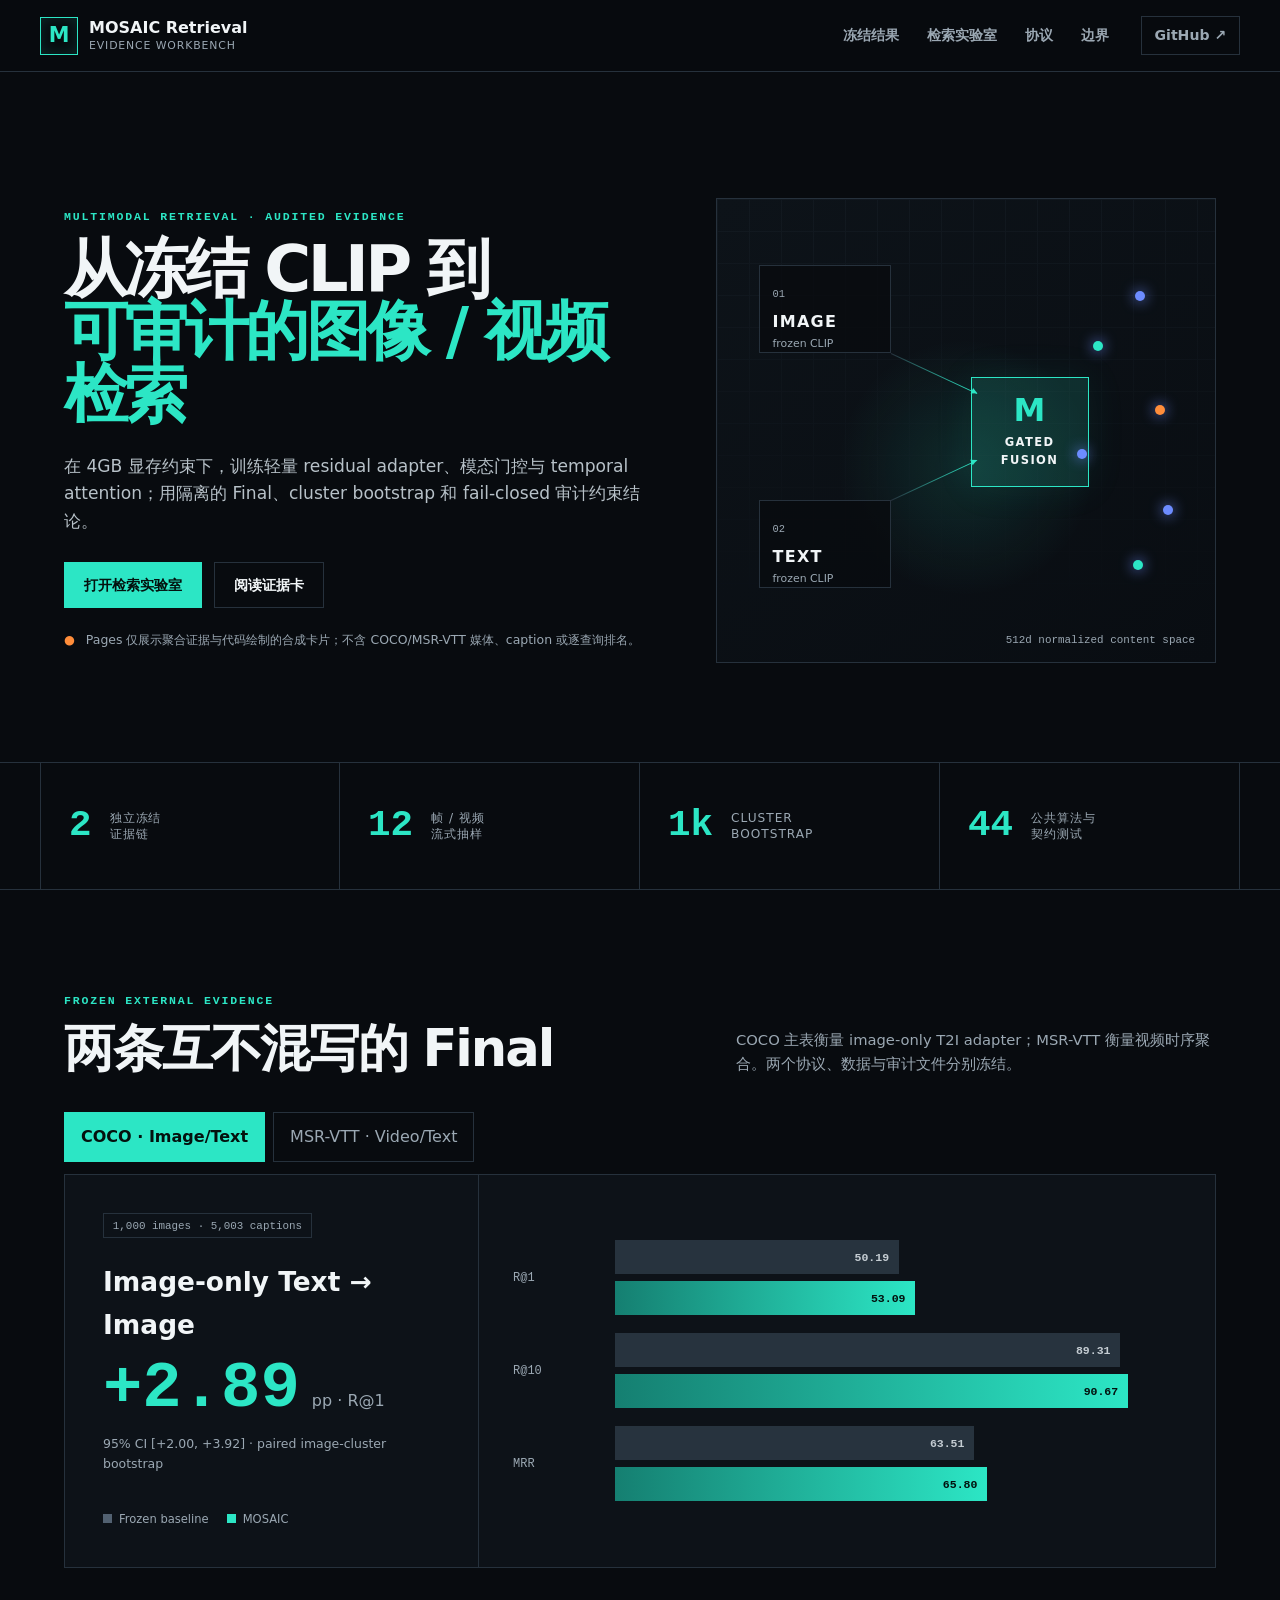
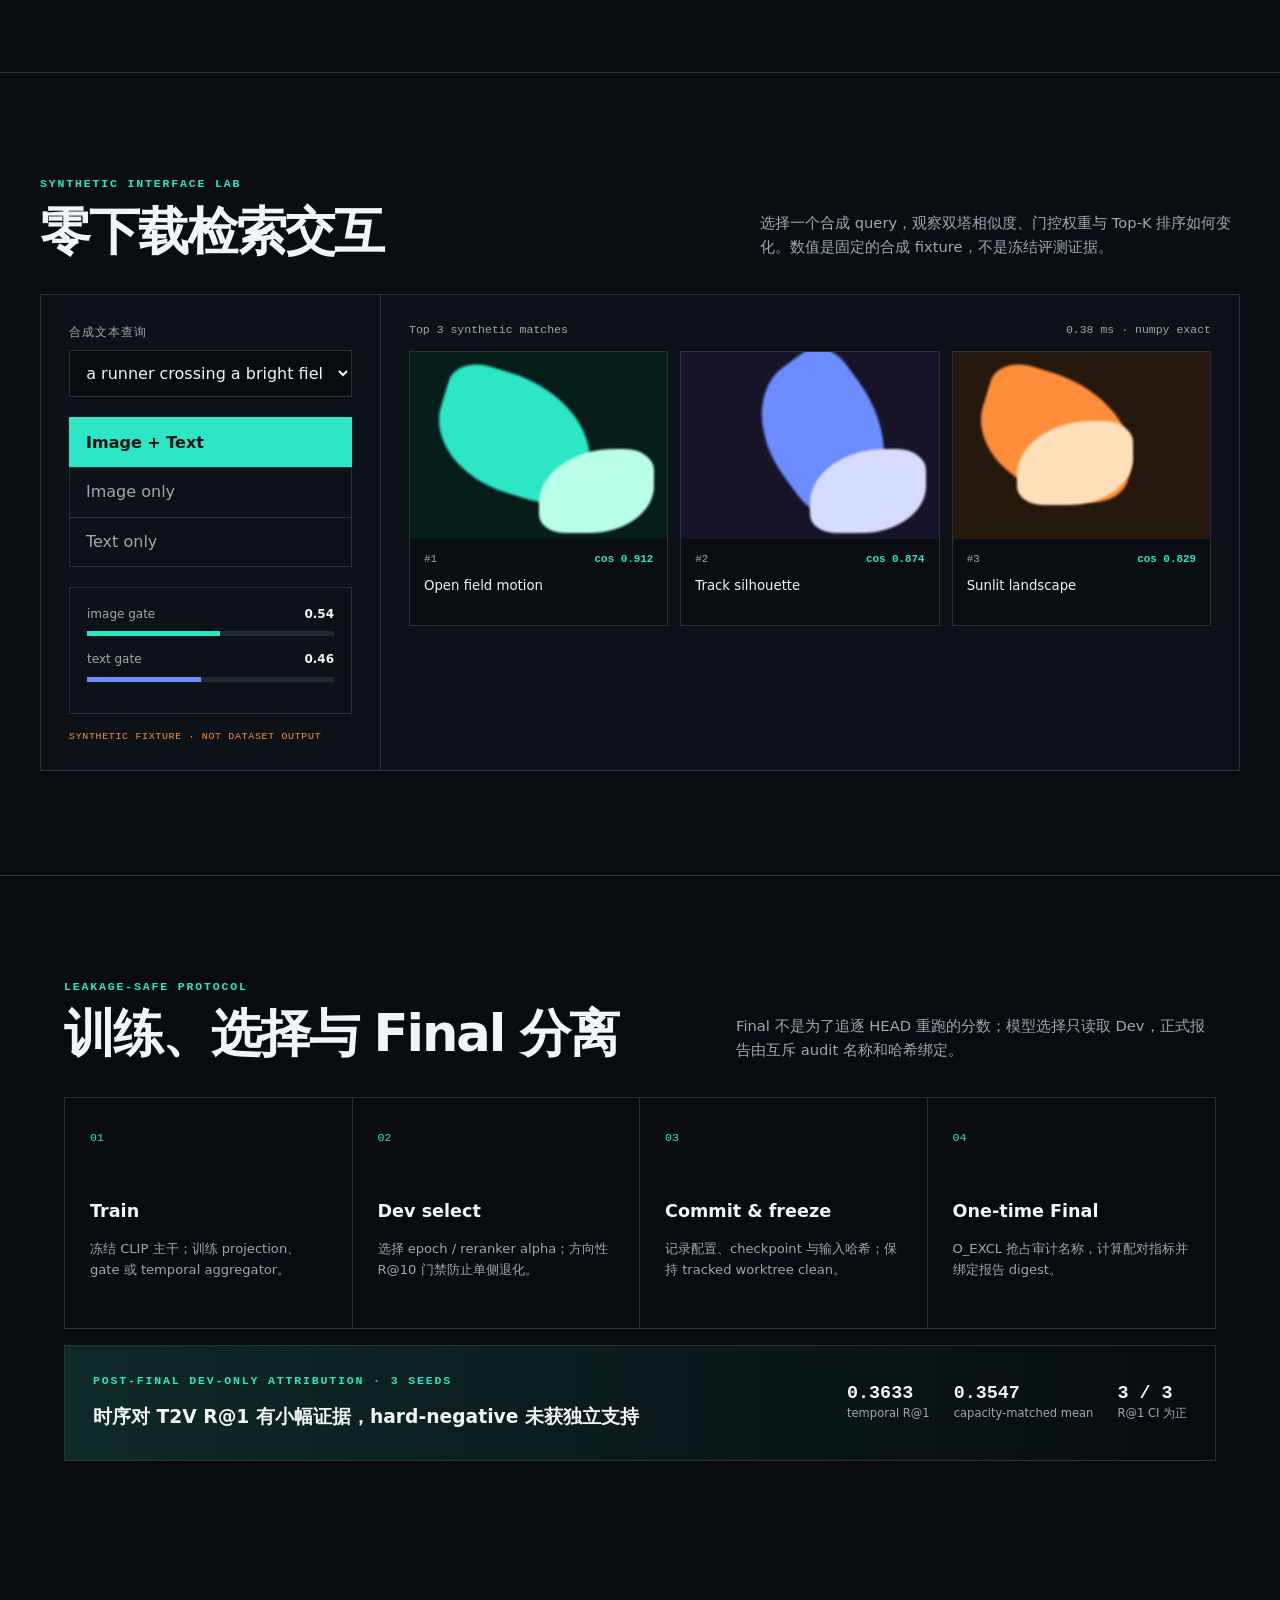
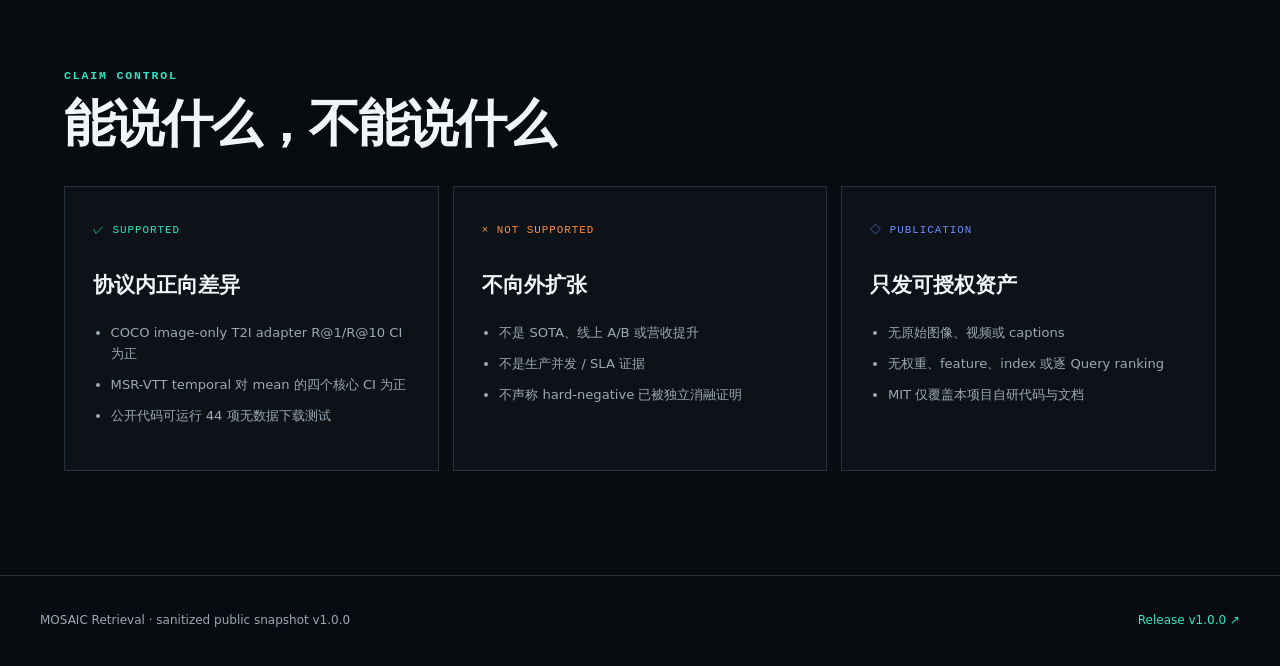
<file: docs/index.html>
<!doctype html>
<html lang="zh-CN">
<head>
  <meta charset="utf-8">
  <meta name="viewport" content="width=device-width, initial-scale=1">
  <meta name="description" content="MOSAIC-Retrieval multimodal retrieval evidence workbench">
  <title>MOSAIC Retrieval · Evidence Workbench</title>
  <link rel="stylesheet" href="styles.css">
</head>
<body>
  <a class="skip-link" href="#main">跳到主要内容</a>
  <header class="site-header" id="top">
    <a class="brand" href="#top" aria-label="MOSAIC Retrieval 首页">
      <span class="brand-mark" aria-hidden="true">M</span>
      <span><strong>MOSAIC Retrieval</strong><small>Evidence workbench</small></span>
    </a>
    <nav aria-label="主导航">
      <a href="#results">冻结结果</a>
      <a href="#lab">检索实验室</a>
      <a href="#protocol">协议</a>
      <a href="#claims">边界</a>
    </nav>
    <a class="repo-link" href="https://github.com/nikashen/MOSAIC-Retrieval">GitHub ↗</a>
  </header>

  <main id="main">
    <section class="hero">
      <div class="hero-copy">
        <p class="eyebrow">MULTIMODAL RETRIEVAL · AUDITED EVIDENCE</p>
        <h1>从冻结 CLIP 到<br><span>可审计的图像 / 视频检索</span></h1>
        <p class="hero-lead">在 4GB 显存约束下，训练轻量 residual adapter、模态门控与 temporal attention；用隔离的 Final、cluster bootstrap 和 fail-closed 审计约束结论。</p>
        <div class="hero-actions">
          <a class="button primary" href="#lab">打开检索实验室</a>
          <a class="button ghost" href="https://github.com/nikashen/MOSAIC-Retrieval/blob/main/reports/evidence_card.md">阅读证据卡</a>
        </div>
        <div class="boundary-note"><span aria-hidden="true">●</span> Pages 仅展示聚合证据与代码绘制的合成卡片；不含 COCO/MSR-VTT 媒体、caption 或逐查询排名。</div>
      </div>
      <div class="hero-visual" aria-label="多模态检索管线示意图">
        <div class="visual-grid"></div>
        <div class="tower tower-image"><span>01</span><strong>IMAGE</strong><small>frozen CLIP</small></div>
        <div class="tower tower-text"><span>02</span><strong>TEXT</strong><small>frozen CLIP</small></div>
        <div class="flow flow-a"></div><div class="flow flow-b"></div>
        <div class="fusion"><span>M</span><strong>GATED<br>FUSION</strong></div>
        <div class="vector-cloud" aria-hidden="true"><i></i><i></i><i></i><i></i><i></i><i></i></div>
        <div class="visual-caption">512d normalized content space</div>
      </div>
    </section>

    <section class="stat-rail" aria-label="项目摘要">
      <div><strong>2</strong><span>独立冻结<br>证据链</span></div>
      <div><strong>12</strong><span>帧 / 视频<br>流式抽样</span></div>
      <div><strong>1k</strong><span>cluster<br>bootstrap</span></div>
      <div><strong>44</strong><span>公共算法与<br>契约测试</span></div>
    </section>

    <section id="results" class="section results-section">
      <div class="section-heading">
        <div><p class="eyebrow">FROZEN EXTERNAL EVIDENCE</p><h2>两条互不混写的 Final</h2></div>
        <p>COCO 主表衡量 image-only T2I adapter；MSR-VTT 衡量视频时序聚合。两个协议、数据与审计文件分别冻结。</p>
      </div>
      <div class="track-tabs" role="tablist" aria-label="证据轨道">
        <button class="track-tab is-active" role="tab" aria-selected="true" data-track="coco">COCO · Image/Text</button>
        <button class="track-tab" role="tab" aria-selected="false" data-track="video">MSR-VTT · Video/Text</button>
      </div>
      <div class="metric-workspace">
        <div class="metric-summary">
          <span id="metric-scope" class="scope-pill">1,000 images · 5,003 captions</span>
          <h3 id="metric-title">Image-only Text → Image</h3>
          <div class="headline-delta"><strong id="metric-delta">+2.89</strong><span>pp · R@1</span></div>
          <p id="metric-ci">95% CI [+2.00, +3.92] · paired image-cluster bootstrap</p>
          <div class="legend"><span><i class="baseline"></i>Frozen baseline</span><span><i class="trained"></i>MOSAIC</span></div>
        </div>
        <div class="chart" id="metric-chart" aria-label="基线与 MOSAIC 指标比较"></div>
      </div>
    </section>

    <section id="lab" class="section lab-section">
      <div class="section-heading">
        <div><p class="eyebrow">SYNTHETIC INTERFACE LAB</p><h2>零下载检索交互</h2></div>
        <p>选择一个合成 query，观察双塔相似度、门控权重与 Top-K 排序如何变化。数值是固定的合成 fixture，不是冻结评测证据。</p>
      </div>
      <div class="lab-grid">
        <aside class="query-panel">
          <label for="query">合成文本查询</label>
          <select id="query">
            <option value="runner">a runner crossing a bright field</option>
            <option value="city">night traffic through a neon city</option>
            <option value="ocean">a small boat on calm water</option>
          </select>
          <div class="mode-switch" role="group" aria-label="输入模态">
            <button class="mode is-active" data-mode="full">Image + Text</button>
            <button class="mode" data-mode="image">Image only</button>
            <button class="mode" data-mode="text">Text only</button>
          </div>
          <div class="gate-card">
            <div><span>image gate</span><strong id="image-gate">0.54</strong></div>
            <div class="gate-track"><i id="image-gate-bar"></i></div>
            <div><span>text gate</span><strong id="text-gate">0.46</strong></div>
            <div class="gate-track text"><i id="text-gate-bar"></i></div>
          </div>
          <p class="fixture-label">SYNTHETIC FIXTURE · NOT DATASET OUTPUT</p>
        </aside>
        <div class="result-panel">
          <div class="result-head"><span>Top 3 synthetic matches</span><span id="latency">0.38 ms · numpy exact</span></div>
          <div id="synthetic-results" class="synthetic-results" aria-live="polite"></div>
        </div>
      </div>
    </section>

    <section id="protocol" class="section protocol-section">
      <div class="section-heading">
        <div><p class="eyebrow">LEAKAGE-SAFE PROTOCOL</p><h2>训练、选择与 Final 分离</h2></div>
        <p>Final 不是为了追逐 HEAD 重跑的分数；模型选择只读取 Dev，正式报告由互斥 audit 名称和哈希绑定。</p>
      </div>
      <ol class="protocol-flow">
        <li><span>01</span><strong>Train</strong><p>冻结 CLIP 主干；训练 projection、gate 或 temporal aggregator。</p></li>
        <li><span>02</span><strong>Dev select</strong><p>选择 epoch / reranker alpha；方向性 R@10 门禁防止单侧退化。</p></li>
        <li><span>03</span><strong>Commit & freeze</strong><p>记录配置、checkpoint 与输入哈希；保持 tracked worktree clean。</p></li>
        <li><span>04</span><strong>One-time Final</strong><p>O_EXCL 抢占审计名称，计算配对指标并绑定报告 digest。</p></li>
      </ol>
      <div class="attribution-card">
        <div><p class="eyebrow">POST-FINAL DEV-ONLY ATTRIBUTION · 3 SEEDS</p><h3>时序对 T2V R@1 有小幅证据，hard-negative 未获独立支持</h3></div>
        <div class="attribution-values"><span><strong>0.3633</strong> temporal R@1</span><span><strong>0.3547</strong> capacity-matched mean</span><span><strong>3 / 3</strong> R@1 CI 为正</span></div>
      </div>
    </section>

    <section id="claims" class="section claims-section">
      <div class="section-heading">
        <div><p class="eyebrow">CLAIM CONTROL</p><h2>能说什么，不能说什么</h2></div>
      </div>
      <div class="claim-grid">
        <article class="claim allowed"><span>✓ SUPPORTED</span><h3>协议内正向差异</h3><ul><li>COCO image-only T2I adapter R@1/R@10 CI 为正</li><li>MSR-VTT temporal 对 mean 的四个核心 CI 为正</li><li>公开代码可运行 44 项无数据下载测试</li></ul></article>
        <article class="claim blocked"><span>× NOT SUPPORTED</span><h3>不向外扩张</h3><ul><li>不是 SOTA、线上 A/B 或营收提升</li><li>不是生产并发 / SLA 证据</li><li>不声称 hard-negative 已被独立消融证明</li></ul></article>
        <article class="claim boundary"><span>◇ PUBLICATION</span><h3>只发可授权资产</h3><ul><li>无原始图像、视频或 captions</li><li>无权重、feature、index 或逐 Query ranking</li><li>MIT 仅覆盖本项目自研代码与文档</li></ul></article>
      </div>
    </section>
  </main>

  <footer><span>MOSAIC Retrieval · sanitized public snapshot v1.0.0</span><a href="https://github.com/nikashen/MOSAIC-Retrieval/releases/tag/v1.0.0">Release v1.0.0 ↗</a></footer>
  <script src="app.js"></script>
</body>
</html>
</file>
<file: docs/styles.css>
:root {
  color-scheme: dark;
  --bg: #080b0f;
  --panel: #0d1218;
  --panel-2: #111820;
  --line: #26313c;
  --text: #f1f5f7;
  --muted: #9ba8b3;
  --cyan: #2ce6c5;
  --cyan-soft: rgba(44, 230, 197, .14);
  --orange: #ff8d3a;
  --blue: #6d8cff;
  --max: 1200px;
}

* { box-sizing: border-box; }
html { scroll-behavior: smooth; background: var(--bg); }
body { margin: 0; color: var(--text); background: var(--bg); font-family: Inter, ui-sans-serif, system-ui, -apple-system, "Segoe UI", sans-serif; line-height: 1.6; }
a { color: inherit; }
button, select { font: inherit; }
.skip-link { position: fixed; left: 1rem; top: -4rem; z-index: 100; padding: .65rem 1rem; background: var(--cyan); color: #06100e; font-weight: 800; border-radius: .4rem; }
.skip-link:focus { top: 1rem; }
:focus-visible { outline: 3px solid var(--cyan); outline-offset: 3px; }

.site-header { min-height: 72px; padding: 0 max(24px, calc((100vw - var(--max)) / 2)); border-bottom: 1px solid var(--line); display: flex; align-items: center; gap: 32px; position: sticky; top: 0; z-index: 20; background: rgba(8, 11, 15, .9); backdrop-filter: blur(18px); }
.brand { display: flex; align-items: center; gap: 11px; text-decoration: none; margin-right: auto; }
.brand-mark { width: 38px; height: 38px; display: grid; place-items: center; border: 1px solid var(--cyan); color: var(--cyan); font-weight: 900; font-size: 1.3rem; box-shadow: inset 0 0 16px var(--cyan-soft); }
.brand strong, .brand small { display: block; line-height: 1.15; }
.brand small { color: var(--muted); font-size: .68rem; letter-spacing: .08em; text-transform: uppercase; margin-top: 3px; }
nav { display: flex; gap: 28px; }
nav a, .repo-link { color: var(--muted); text-decoration: none; font-size: .88rem; font-weight: 650; }
nav a:hover, .repo-link:hover { color: var(--cyan); }
.repo-link { border: 1px solid var(--line); padding: .48rem .8rem; }

main { overflow: clip; }
.hero { max-width: var(--max); margin: 0 auto; padding: 108px 24px 82px; min-height: 690px; display: grid; grid-template-columns: 1.08fr .92fr; align-items: center; gap: 64px; }
.eyebrow { margin: 0 0 14px; color: var(--cyan); font: 750 .72rem/1.2 ui-monospace, SFMono-Regular, Consolas, monospace; letter-spacing: .16em; }
h1 { margin: 0; font-size: clamp(2.8rem, 5vw, 5.3rem); line-height: .98; letter-spacing: -.055em; max-width: 750px; }
h1 span { color: var(--cyan); }
.hero-lead { max-width: 670px; font-size: 1.07rem; color: #b7c1c8; margin: 27px 0; }
.hero-actions { display: flex; flex-wrap: wrap; gap: 12px; }
.button { display: inline-flex; min-height: 46px; padding: 0 19px; align-items: center; justify-content: center; text-decoration: none; font-weight: 750; font-size: .9rem; border: 1px solid var(--line); }
.button.primary { color: #03110e; background: var(--cyan); border-color: var(--cyan); }
.button.ghost:hover { border-color: var(--cyan); color: var(--cyan); }
.boundary-note { max-width: 620px; margin-top: 22px; color: var(--muted); font-size: .78rem; }
.boundary-note span { color: var(--orange); margin-right: 7px; }

.hero-visual { height: 465px; position: relative; border: 1px solid var(--line); background: radial-gradient(circle at 50% 58%, rgba(44,230,197,.12), transparent 35%), linear-gradient(145deg, #0d1319, #090d12); overflow: hidden; }
.visual-grid { position: absolute; inset: 0; opacity: .22; background-image: linear-gradient(var(--line) 1px, transparent 1px), linear-gradient(90deg, var(--line) 1px, transparent 1px); background-size: 32px 32px; mask-image: linear-gradient(to bottom, #000, transparent 94%); }
.tower { position: absolute; left: 42px; width: 132px; height: 88px; border: 1px solid var(--line); padding: 13px; background: rgba(8,11,15,.78); }
.tower-image { top: 66px; }.tower-text { bottom: 74px; }
.tower span { color: var(--muted); font: .65rem ui-monospace, monospace; }.tower strong,.tower small { display:block; }.tower strong { margin-top: 5px; letter-spacing: .08em; }.tower small { color: var(--muted); font-size: .68rem; }
.flow { position: absolute; left: 174px; width: 95px; height: 1px; background: linear-gradient(90deg,var(--line),var(--cyan)); transform-origin: left; }.flow::after { content:""; position:absolute; right:0; top:-3px; border-left:6px solid var(--cyan); border-top:3px solid transparent; border-bottom:3px solid transparent; }
.flow-a { top: 154px; transform: rotate(25deg); }.flow-b { bottom: 161px; transform: rotate(-25deg); }
.fusion { position: absolute; left: 254px; top: 178px; width: 118px; height: 110px; display: grid; place-content: center; text-align:center; border:1px solid var(--cyan); background:var(--cyan-soft); box-shadow: 0 0 40px rgba(44,230,197,.08); }
.fusion span { color:var(--cyan); font-size:2rem; font-weight:900; line-height:1; }.fusion strong { font-size:.72rem; letter-spacing:.12em; margin-top:7px; }
.vector-cloud i { position:absolute; width:10px; height:10px; border-radius:50%; background:var(--blue); box-shadow:0 0 14px var(--blue); }.vector-cloud i:nth-child(1){right:70px;top:92px}.vector-cloud i:nth-child(2){right:112px;top:142px;background:var(--cyan)}.vector-cloud i:nth-child(3){right:50px;top:206px;background:var(--orange)}.vector-cloud i:nth-child(4){right:128px;top:250px}.vector-cloud i:nth-child(5){right:72px;bottom:92px;background:var(--cyan)}.vector-cloud i:nth-child(6){right:42px;bottom:147px}
.visual-caption { position:absolute; right:20px; bottom:16px; font:.68rem ui-monospace,monospace; color:var(--muted); }

.stat-rail { border-block: 1px solid var(--line); max-width: none; display: grid; grid-template-columns: repeat(4, minmax(0, 1fr)); padding-inline: max(24px, calc((100vw - var(--max)) / 2)); }
.stat-rail div { min-height: 126px; padding: 25px 28px; display:flex; align-items:center; gap:18px; border-right:1px solid var(--line); }.stat-rail div:first-child{border-left:1px solid var(--line)}
.stat-rail strong { font:800 2.35rem/1 ui-monospace,monospace; color:var(--cyan); }.stat-rail span { color:var(--muted); font-size:.76rem; line-height:1.35; text-transform:uppercase; letter-spacing:.08em; }

.section { max-width: var(--max); margin: 0 auto; padding: 104px 24px; scroll-margin-top: 72px; }
.section-heading { display:flex; align-items:end; justify-content:space-between; gap:40px; margin-bottom:36px; }.section-heading h2 { margin:0; font-size:clamp(2rem,4vw,3.35rem); letter-spacing:-.04em; line-height:1.05; }.section-heading>p { max-width:480px; margin:0; color:var(--muted); font-size:.92rem; }
.track-tabs { display:flex; gap:8px; margin-bottom:12px; }.track-tab,.mode { color:var(--muted); background:transparent; border:1px solid var(--line); padding:.72rem 1rem; cursor:pointer; }.track-tab.is-active,.mode.is-active { color:#04110e; border-color:var(--cyan); background:var(--cyan); font-weight:750; }
.metric-workspace { min-height:390px; border:1px solid var(--line); display:grid; grid-template-columns:.72fr 1.28fr; background:var(--panel); }.metric-summary { padding:38px; border-right:1px solid var(--line); display:flex; flex-direction:column; justify-content:center; }.scope-pill { align-self:flex-start; border:1px solid var(--line); color:var(--muted); font: .68rem ui-monospace,monospace; padding:.35rem .55rem; }.metric-summary h3 { font-size:1.65rem; margin:23px 0 10px; }.headline-delta { display:flex; align-items:baseline; gap:12px; }.headline-delta strong { color:var(--cyan); font:850 4.1rem/1 ui-monospace,monospace; }.headline-delta span { color:var(--muted); }.metric-summary>p { color:var(--muted); font-size:.78rem; }.legend { display:flex; gap:18px; margin-top:24px; color:var(--muted); font-size:.72rem; }.legend i { display:inline-block; width:9px; height:9px; margin-right:7px; }.legend .baseline{background:#526171}.legend .trained{background:var(--cyan)}
.chart { padding:34px; display:grid; gap:18px; align-content:center; }.bar-group { display:grid; grid-template-columns:86px 1fr; gap:16px; align-items:center; }.bar-label { color:var(--muted); font:.75rem ui-monospace,monospace; }.bars { display:grid; gap:7px; }.bar { height:34px; min-width:2px; padding:0 10px; display:flex; align-items:center; justify-content:flex-end; font:700 .72rem ui-monospace,monospace; transition:width .45s ease; }.bar.baseline{background:#27333e;color:#c5cdd3}.bar.trained{background:linear-gradient(90deg,#157f71,var(--cyan));color:#03110e}

.lab-section { max-width:none; background:#0a0e13; border-block:1px solid var(--line); padding-inline:max(24px, calc((100vw - var(--max)) / 2)); }.lab-section .section-heading { max-width:var(--max); margin-inline:auto; }.lab-grid { max-width:var(--max); margin:auto; display:grid; grid-template-columns:340px 1fr; border:1px solid var(--line); background:var(--panel); }.query-panel { padding:28px; border-right:1px solid var(--line); }.query-panel label { display:block; font-size:.73rem; color:var(--muted); margin-bottom:8px; text-transform:uppercase; letter-spacing:.08em; }.query-panel select { width:100%; background:#080c10; color:var(--text); border:1px solid var(--line); padding:.76rem; }.mode-switch { display:grid; margin:20px 0; }.mode { text-align:left; border-bottom:0; }.mode:last-child{border-bottom:1px solid var(--line)}.gate-card { padding:17px; border:1px solid var(--line); }.gate-card>div { display:flex; justify-content:space-between; font-size:.75rem; color:var(--muted); }.gate-card strong { color:var(--text); }.gate-track { height:5px; margin:7px 0 14px; background:#202a33; }.gate-track i { display:block; width:54%; height:100%; background:var(--cyan); transition:width .3s ease; }.gate-track.text i { width:46%; background:var(--blue); }.fixture-label { margin:17px 0 0; color:var(--orange); font:.62rem ui-monospace,monospace; letter-spacing:.07em; }.result-panel { padding:28px; }.result-head { display:flex; justify-content:space-between; color:var(--muted); font:.72rem ui-monospace,monospace; margin-bottom:15px; }.synthetic-results { display:grid; grid-template-columns:repeat(3,minmax(0,1fr)); gap:12px; }.synthetic-card { border:1px solid var(--line); background:#0a0e13; overflow:hidden; }.synthetic-art { aspect-ratio:1.38; position:relative; overflow:hidden; background:var(--art-bg); }.synthetic-art::before,.synthetic-art::after { content:""; position:absolute; border-radius:50%; filter:blur(1px); }.synthetic-art::before{width:62%;height:62%;left:10%;top:13%;background:var(--art-a);transform:rotate(17deg);border-radius:22% 65% 30% 55%}.synthetic-art::after{width:45%;height:45%;right:5%;bottom:3%;background:var(--art-b);border-radius:65% 25% 56% 22%}.synthetic-card:nth-child(2) .synthetic-art::before{transform:rotate(54deg);left:25%}.synthetic-card:nth-child(3) .synthetic-art::after{right:30%;bottom:18%}.synthetic-body { padding:14px; }.synthetic-meta{display:flex;justify-content:space-between;color:var(--muted);font:.68rem ui-monospace,monospace}.synthetic-body p{font-size:.83rem;min-height:2.7em;margin:10px 0 0}.synthetic-meta strong{color:var(--cyan)}

.protocol-flow { list-style:none; padding:0; margin:0; display:grid; grid-template-columns:repeat(4,1fr); border:1px solid var(--line); }.protocol-flow li { min-height:230px; padding:25px; border-right:1px solid var(--line); position:relative; }.protocol-flow li:last-child{border:0}.protocol-flow span { color:var(--cyan); font: .72rem ui-monospace,monospace; }.protocol-flow strong { display:block; font-size:1.1rem; margin:48px 0 8px; }.protocol-flow p { color:var(--muted); font-size:.82rem; }.attribution-card { margin-top:16px; padding:28px; border:1px solid var(--line); display:flex; align-items:center; justify-content:space-between; gap:24px; background:linear-gradient(90deg,var(--cyan-soft),transparent); }.attribution-card h3 { margin:0; max-width:590px; }.attribution-values { display:flex; gap:24px; }.attribution-values span { color:var(--muted); font-size:.72rem; }.attribution-values strong{display:block;color:var(--text);font:800 1.15rem ui-monospace,monospace}
.claim-grid { display:grid; grid-template-columns:repeat(3,1fr); gap:14px; }.claim { min-height:285px; padding:28px; border:1px solid var(--line); background:var(--panel); }.claim>span{font:.68rem ui-monospace,monospace;letter-spacing:.09em}.claim.allowed>span{color:var(--cyan)}.claim.blocked>span{color:var(--orange)}.claim.boundary>span{color:var(--blue)}.claim h3{font-size:1.3rem;margin:28px 0 20px}.claim ul{padding-left:1.1rem;color:var(--muted);font-size:.82rem}.claim li+li{margin-top:10px}
footer { min-height:90px; padding:0 max(24px,calc((100vw - var(--max))/2)); border-top:1px solid var(--line); display:flex; justify-content:space-between; align-items:center; color:var(--muted); font-size:.75rem; }footer a{color:var(--cyan);text-decoration:none}

@media (max-width: 900px) {
  nav { display:none; }
  .hero { grid-template-columns:1fr; padding-top:72px; }
  .hero-visual { max-width:600px; width:100%; }
  .stat-rail { grid-template-columns:repeat(2,1fr); }
  .metric-workspace,.lab-grid { grid-template-columns:1fr; }
  .metric-summary,.query-panel { border-right:0; border-bottom:1px solid var(--line); }
  .protocol-flow { grid-template-columns:repeat(2,1fr); }.protocol-flow li:nth-child(2){border-right:0}.protocol-flow li:nth-child(-n+2){border-bottom:1px solid var(--line)}
  .attribution-card,.section-heading { align-items:flex-start; flex-direction:column; }.attribution-values{flex-wrap:wrap}
}

@media (max-width: 540px) {
  .site-header { padding-inline:16px; min-height:64px; }.repo-link{display:none}.brand small{display:none}
  .hero { padding:56px 16px 58px; gap:42px; min-height:0; }.hero-visual{height:380px}.tower{left:20px;width:108px}.flow{left:128px;width:62px}.fusion{left:183px;width:102px}.vector-cloud i:nth-child(n){right:24px}.visual-caption{font-size:.58rem}
  h1 { font-size:2.55rem; }.hero-lead{font-size:.94rem}.button{width:100%}
  .stat-rail { padding-inline:0; }.stat-rail div{padding:20px 16px;min-height:104px}.stat-rail div:nth-child(odd){border-left:0}.stat-rail strong{font-size:1.8rem}
  .section,.lab-section { padding:76px 16px; }.section-heading{gap:18px}.section-heading h2{font-size:2rem}.track-tabs{display:grid}.metric-summary,.chart,.query-panel,.result-panel{padding:22px}.headline-delta strong{font-size:3.2rem}.bar-group{grid-template-columns:60px 1fr}.synthetic-results{grid-template-columns:1fr}.synthetic-art{aspect-ratio:2.2}.result-head{gap:10px;align-items:flex-start;flex-direction:column}
  .protocol-flow,.claim-grid{grid-template-columns:1fr}.protocol-flow li{border-right:0;border-bottom:1px solid var(--line)!important;min-height:180px}.protocol-flow li:last-child{border-bottom:0!important}.protocol-flow strong{margin-top:28px}.attribution-values{display:grid;grid-template-columns:1fr 1fr}.claim{min-height:0}.claim-grid{gap:10px}
  footer{padding:22px 16px;gap:10px;align-items:flex-start;flex-direction:column}
}

@media (prefers-reduced-motion: reduce) {
  *,*::before,*::after { scroll-behavior:auto!important; transition:none!important; animation:none!important; }
}
</file>
